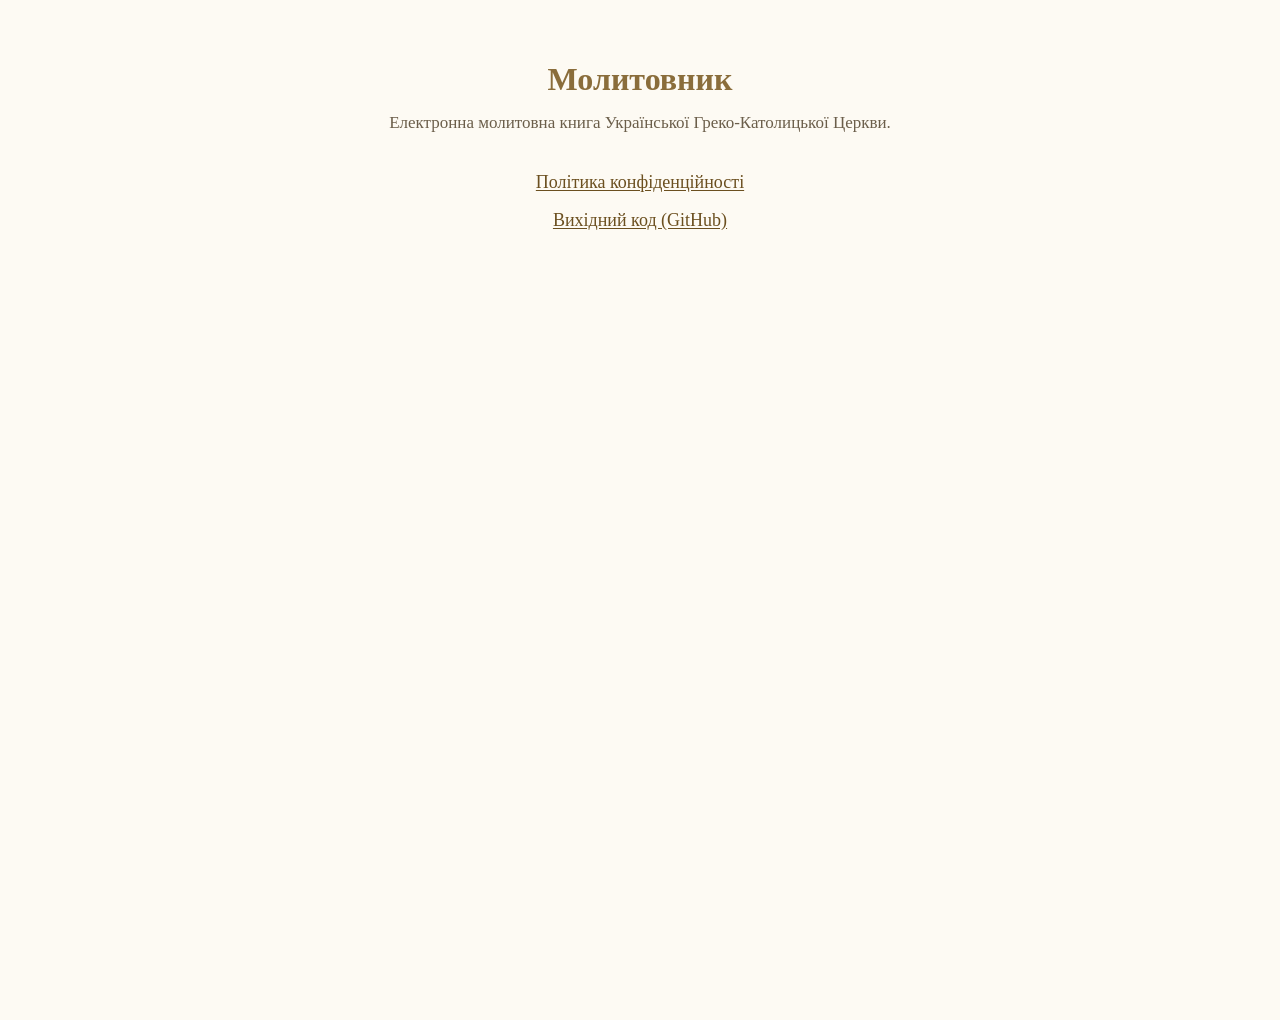
<file: index.html>
<!DOCTYPE html>
<html lang="uk">
<head>
<meta charset="utf-8">
<meta name="viewport" content="width=device-width, initial-scale=1">
<meta name="robots" content="noindex">
<title>Молитовник</title>
<style>
  :root {
    color-scheme: light dark;
    --bg: #fdfaf3;
    --fg: #1f1a14;
    --muted: #6b5e4a;
    --accent: #8a6d3b;
    --link: #6b4f1f;
  }
  @media (prefers-color-scheme: dark) {
    :root {
      --bg: #15110a;
      --fg: #f0e8d4;
      --muted: #b9a986;
      --accent: #d4b06a;
      --link: #e6c47a;
    }
  }
  html, body { margin: 0; padding: 0; }
  body {
    background: var(--bg);
    color: var(--fg);
    font-family: Georgia, "Times New Roman", "Liberation Serif", serif;
    font-size: 17px;
    line-height: 1.55;
    padding: 60px 20px;
    min-height: 100vh;
  }
  .wrap { max-width: 560px; margin: 0 auto; text-align: center; }
  h1 { font-size: 32px; line-height: 1.2; margin: 0 0 12px; color: var(--accent); }
  p { color: var(--muted); margin: 8px 0 24px; }
  ul { list-style: none; padding: 0; margin: 32px 0 0; }
  li { margin: 10px 0; }
  a { color: var(--link); text-underline-offset: 2px; font-size: 18px; }
</style>
</head>
<body>
<div class="wrap">
  <h1>Молитовник</h1>
  <p>Електронна молитовна книга Української Греко-Католицької Церкви.</p>
  <ul>
    <li><a href="privacy/">Політика конфіденційності</a></li>
    <li><a href="https://github.com/SichAlexander/Molutovnuk">Вихідний код (GitHub)</a></li>
  </ul>
</div>
</body>
</html>
</file>
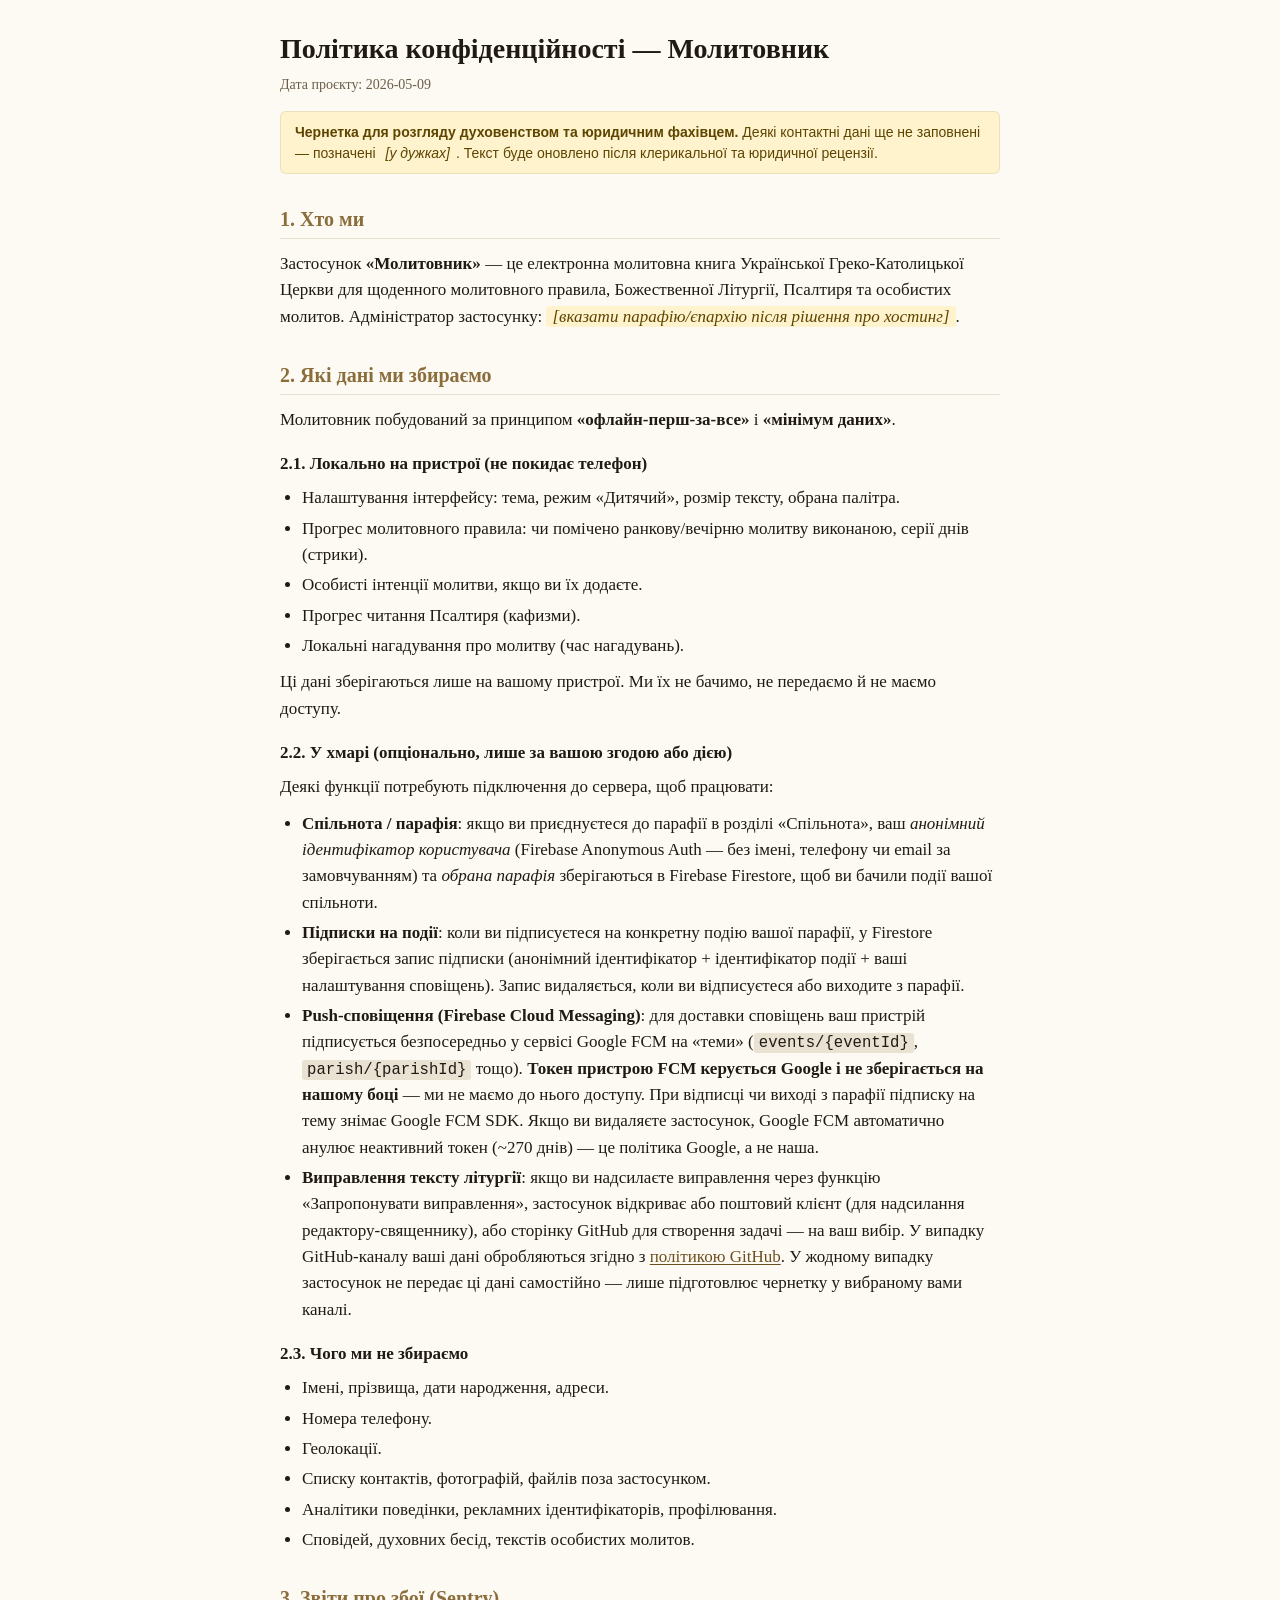
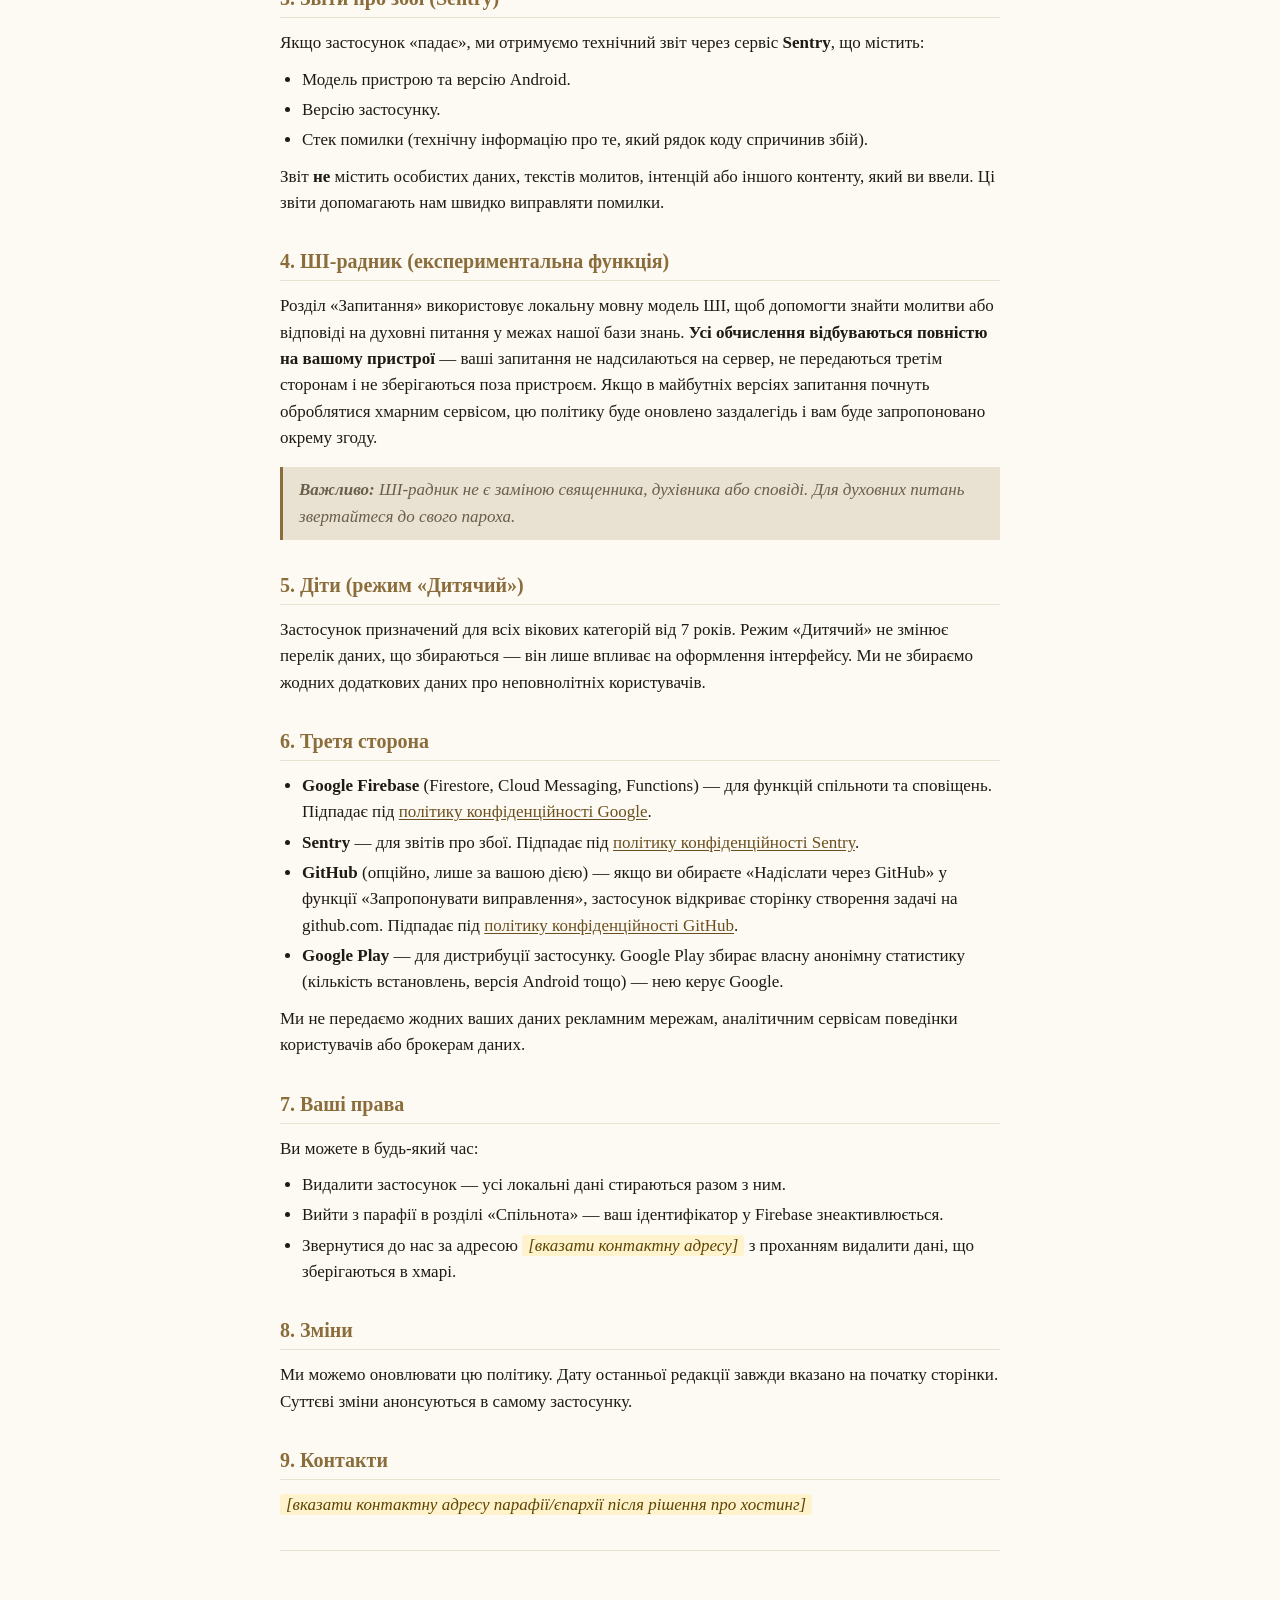
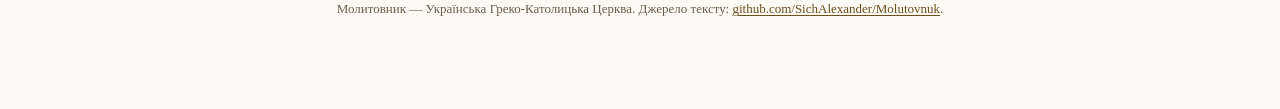
<file: privacy/index.html>
<!DOCTYPE html>
<html lang="uk">
<head>
<meta charset="utf-8">
<meta name="viewport" content="width=device-width, initial-scale=1">
<meta name="robots" content="noindex">
<title>Політика конфіденційності — Молитовник</title>
<style>
  :root {
    color-scheme: light dark;
    --bg: #fdfaf3;
    --fg: #1f1a14;
    --muted: #6b5e4a;
    --accent: #8a6d3b;
    --rule: rgba(138, 109, 59, 0.18);
    --draft-bg: #fff3cd;
    --draft-fg: #5d4500;
    --link: #6b4f1f;
  }
  @media (prefers-color-scheme: dark) {
    :root {
      --bg: #15110a;
      --fg: #f0e8d4;
      --muted: #b9a986;
      --accent: #d4b06a;
      --rule: rgba(212, 176, 106, 0.22);
      --draft-bg: #3d2f10;
      --draft-fg: #ffe79b;
      --link: #e6c47a;
    }
  }
  * { box-sizing: border-box; }
  html, body { margin: 0; padding: 0; }
  body {
    background: var(--bg);
    color: var(--fg);
    font-family: Georgia, "Times New Roman", "Liberation Serif", serif;
    font-size: 17px;
    line-height: 1.55;
    padding: 32px 20px 80px;
  }
  .wrap { max-width: 720px; margin: 0 auto; }
  h1 { font-size: 28px; line-height: 1.2; margin: 0 0 8px; color: var(--fg); }
  h2 { font-size: 20px; line-height: 1.3; margin: 32px 0 12px; color: var(--accent); border-bottom: 1px solid var(--rule); padding-bottom: 6px; }
  h3 { font-size: 17px; line-height: 1.3; margin: 20px 0 8px; color: var(--fg); }
  p, ul, ol { margin: 10px 0; }
  ul, ol { padding-left: 22px; }
  li { margin: 4px 0; }
  a { color: var(--link); text-underline-offset: 2px; }
  a:hover { text-decoration-thickness: 2px; }
  code { font-family: ui-monospace, SFMono-Regular, Menlo, Consolas, monospace; font-size: 0.92em; background: var(--rule); padding: 1px 5px; border-radius: 3px; }
  blockquote {
    margin: 16px 0;
    padding: 10px 16px;
    border-left: 3px solid var(--accent);
    background: var(--rule);
    color: var(--muted);
    font-style: italic;
  }
  .meta { color: var(--muted); font-size: 14px; margin: 0 0 16px; }
  .draft {
    display: block;
    background: var(--draft-bg);
    color: var(--draft-fg);
    border: 1px solid rgba(0,0,0,0.08);
    border-radius: 6px;
    padding: 10px 14px;
    font-family: -apple-system, BlinkMacSystemFont, "Segoe UI", Roboto, sans-serif;
    font-size: 14px;
    line-height: 1.45;
    margin: 0 0 24px;
  }
  .placeholder {
    background: var(--draft-bg);
    color: var(--draft-fg);
    padding: 1px 6px;
    border-radius: 3px;
    font-style: italic;
  }
  hr { border: 0; border-top: 1px solid var(--rule); margin: 32px 0; }
  footer { color: var(--muted); font-size: 13px; margin-top: 48px; text-align: center; }
</style>
</head>
<body>
<div class="wrap">

<h1>Політика конфіденційності — Молитовник</h1>
<p class="meta">Дата проєкту: 2026-05-09</p>

<div class="draft">
  <strong>Чернетка для розгляду духовенством та юридичним фахівцем.</strong>
  Деякі контактні дані ще не заповнені — позначені <span class="placeholder">[у дужках]</span>. Текст буде оновлено після клерикальної та юридичної рецензії.
</div>

<h2>1. Хто ми</h2>
<p>Застосунок <strong>«Молитовник»</strong> — це електронна молитовна книга Української Греко-Католицької Церкви для щоденного молитовного правила, Божественної Літургії, Псалтиря та особистих молитов. Адміністратор застосунку: <span class="placeholder">[вказати парафію/єпархію після рішення про хостинг]</span>.</p>

<h2>2. Які дані ми збираємо</h2>
<p>Молитовник побудований за принципом <strong>«офлайн-перш-за-все»</strong> і <strong>«мінімум даних»</strong>.</p>

<h3>2.1. Локально на пристрої (не покидає телефон)</h3>
<ul>
  <li>Налаштування інтерфейсу: тема, режим «Дитячий», розмір тексту, обрана палітра.</li>
  <li>Прогрес молитовного правила: чи помічено ранкову/вечірню молитву виконаною, серії днів (стрики).</li>
  <li>Особисті інтенції молитви, якщо ви їх додаєте.</li>
  <li>Прогрес читання Псалтиря (кафизми).</li>
  <li>Локальні нагадування про молитву (час нагадувань).</li>
</ul>
<p>Ці дані зберігаються лише на вашому пристрої. Ми їх не бачимо, не передаємо й не маємо доступу.</p>

<h3>2.2. У хмарі (опціонально, лише за вашою згодою або дією)</h3>
<p>Деякі функції потребують підключення до сервера, щоб працювати:</p>
<ul>
  <li><strong>Спільнота / парафія</strong>: якщо ви приєднуєтеся до парафії в розділі «Спільнота», ваш <em>анонімний ідентифікатор користувача</em> (Firebase Anonymous Auth — без імені, телефону чи email за замовчуванням) та <em>обрана парафія</em> зберігаються в Firebase Firestore, щоб ви бачили події вашої спільноти.</li>
  <li><strong>Підписки на події</strong>: коли ви підписуєтеся на конкретну подію вашої парафії, у Firestore зберігається запис підписки (анонімний ідентифікатор + ідентифікатор події + ваші налаштування сповіщень). Запис видаляється, коли ви відписуєтеся або виходите з парафії.</li>
  <li><strong>Push-сповіщення (Firebase Cloud Messaging)</strong>: для доставки сповіщень ваш пристрій підписується безпосередньо у сервісі Google FCM на «теми» (<code>events/{eventId}</code>, <code>parish/{parishId}</code> тощо). <strong>Токен пристрою FCM керується Google і не зберігається на нашому боці</strong> — ми не маємо до нього доступу. При відписці чи виході з парафії підписку на тему знімає Google FCM SDK. Якщо ви видаляєте застосунок, Google FCM автоматично анулює неактивний токен (~270 днів) — це політика Google, а не наша.</li>
  <li><strong>Виправлення тексту літургії</strong>: якщо ви надсилаєте виправлення через функцію «Запропонувати виправлення», застосунок відкриває або поштовий клієнт (для надсилання редактору-священнику), або сторінку GitHub для створення задачі — на ваш вибір. У випадку GitHub-каналу ваші дані обробляються згідно з <a href="https://docs.github.com/site-policy/privacy-policies/github-general-privacy-statement">політикою GitHub</a>. У жодному випадку застосунок не передає ці дані самостійно — лише підготовлює чернетку у вибраному вами каналі.</li>
</ul>

<h3>2.3. Чого ми <strong>не</strong> збираємо</h3>
<ul>
  <li>Імені, прізвища, дати народження, адреси.</li>
  <li>Номера телефону.</li>
  <li>Геолокації.</li>
  <li>Списку контактів, фотографій, файлів поза застосунком.</li>
  <li>Аналітики поведінки, рекламних ідентифікаторів, профілювання.</li>
  <li>Сповідей, духовних бесід, текстів особистих молитов.</li>
</ul>

<h2>3. Звіти про збої (Sentry)</h2>
<p>Якщо застосунок «падає», ми отримуємо технічний звіт через сервіс <strong>Sentry</strong>, що містить:</p>
<ul>
  <li>Модель пристрою та версію Android.</li>
  <li>Версію застосунку.</li>
  <li>Стек помилки (технічну інформацію про те, який рядок коду спричинив збій).</li>
</ul>
<p>Звіт <strong>не</strong> містить особистих даних, текстів молитов, інтенцій або іншого контенту, який ви ввели. Ці звіти допомагають нам швидко виправляти помилки.</p>

<h2>4. ШІ-радник (експериментальна функція)</h2>
<p>Розділ «Запитання» використовує локальну мовну модель ШІ, щоб допомогти знайти молитви або відповіді на духовні питання у межах нашої бази знань. <strong>Усі обчислення відбуваються повністю на вашому пристрої</strong> — ваші запитання не надсилаються на сервер, не передаються третім сторонам і не зберігаються поза пристроєм. Якщо в майбутніх версіях запитання почнуть оброблятися хмарним сервісом, цю політику буде оновлено заздалегідь і вам буде запропоновано окрему згоду.</p>
<blockquote><strong>Важливо:</strong> ШІ-радник не є заміною священника, духівника або сповіді. Для духовних питань звертайтеся до свого пароха.</blockquote>

<h2>5. Діти (режим «Дитячий»)</h2>
<p>Застосунок призначений для всіх вікових категорій від 7 років. Режим «Дитячий» не змінює перелік даних, що збираються — він лише впливає на оформлення інтерфейсу. Ми не збираємо жодних додаткових даних про неповнолітніх користувачів.</p>

<h2>6. Третя сторона</h2>
<ul>
  <li><strong>Google Firebase</strong> (Firestore, Cloud Messaging, Functions) — для функцій спільноти та сповіщень. Підпадає під <a href="https://policies.google.com/privacy">політику конфіденційності Google</a>.</li>
  <li><strong>Sentry</strong> — для звітів про збої. Підпадає під <a href="https://sentry.io/privacy/">політику конфіденційності Sentry</a>.</li>
  <li><strong>GitHub</strong> (опційно, лише за вашою дією) — якщо ви обираєте «Надіслати через GitHub» у функції «Запропонувати виправлення», застосунок відкриває сторінку створення задачі на github.com. Підпадає під <a href="https://docs.github.com/site-policy/privacy-policies/github-general-privacy-statement">політику конфіденційності GitHub</a>.</li>
  <li><strong>Google Play</strong> — для дистрибуції застосунку. Google Play збирає власну анонімну статистику (кількість встановлень, версія Android тощо) — нею керує Google.</li>
</ul>
<p>Ми не передаємо жодних ваших даних рекламним мережам, аналітичним сервісам поведінки користувачів або брокерам даних.</p>

<h2>7. Ваші права</h2>
<p>Ви можете в будь-який час:</p>
<ul>
  <li>Видалити застосунок — усі локальні дані стираються разом з ним.</li>
  <li>Вийти з парафії в розділі «Спільнота» — ваш ідентифікатор у Firebase знеактивлюється.</li>
  <li>Звернутися до нас за адресою <span class="placeholder">[вказати контактну адресу]</span> з проханням видалити дані, що зберігаються в хмарі.</li>
</ul>

<h2>8. Зміни</h2>
<p>Ми можемо оновлювати цю політику. Дату останньої редакції завжди вказано на початку сторінки. Суттєві зміни анонсуються в самому застосунку.</p>

<h2>9. Контакти</h2>
<p><span class="placeholder">[вказати контактну адресу парафії/єпархії після рішення про хостинг]</span></p>

<hr>
<footer>
  <p>Молитовник — Українська Греко-Католицька Церква. Джерело тексту: <a href="https://github.com/SichAlexander/Molutovnuk/blob/main/docs/legal/privacy-policy-uk.md">github.com/SichAlexander/Molutovnuk</a>.</p>
</footer>

</div>
</body>
</html>
</file>
